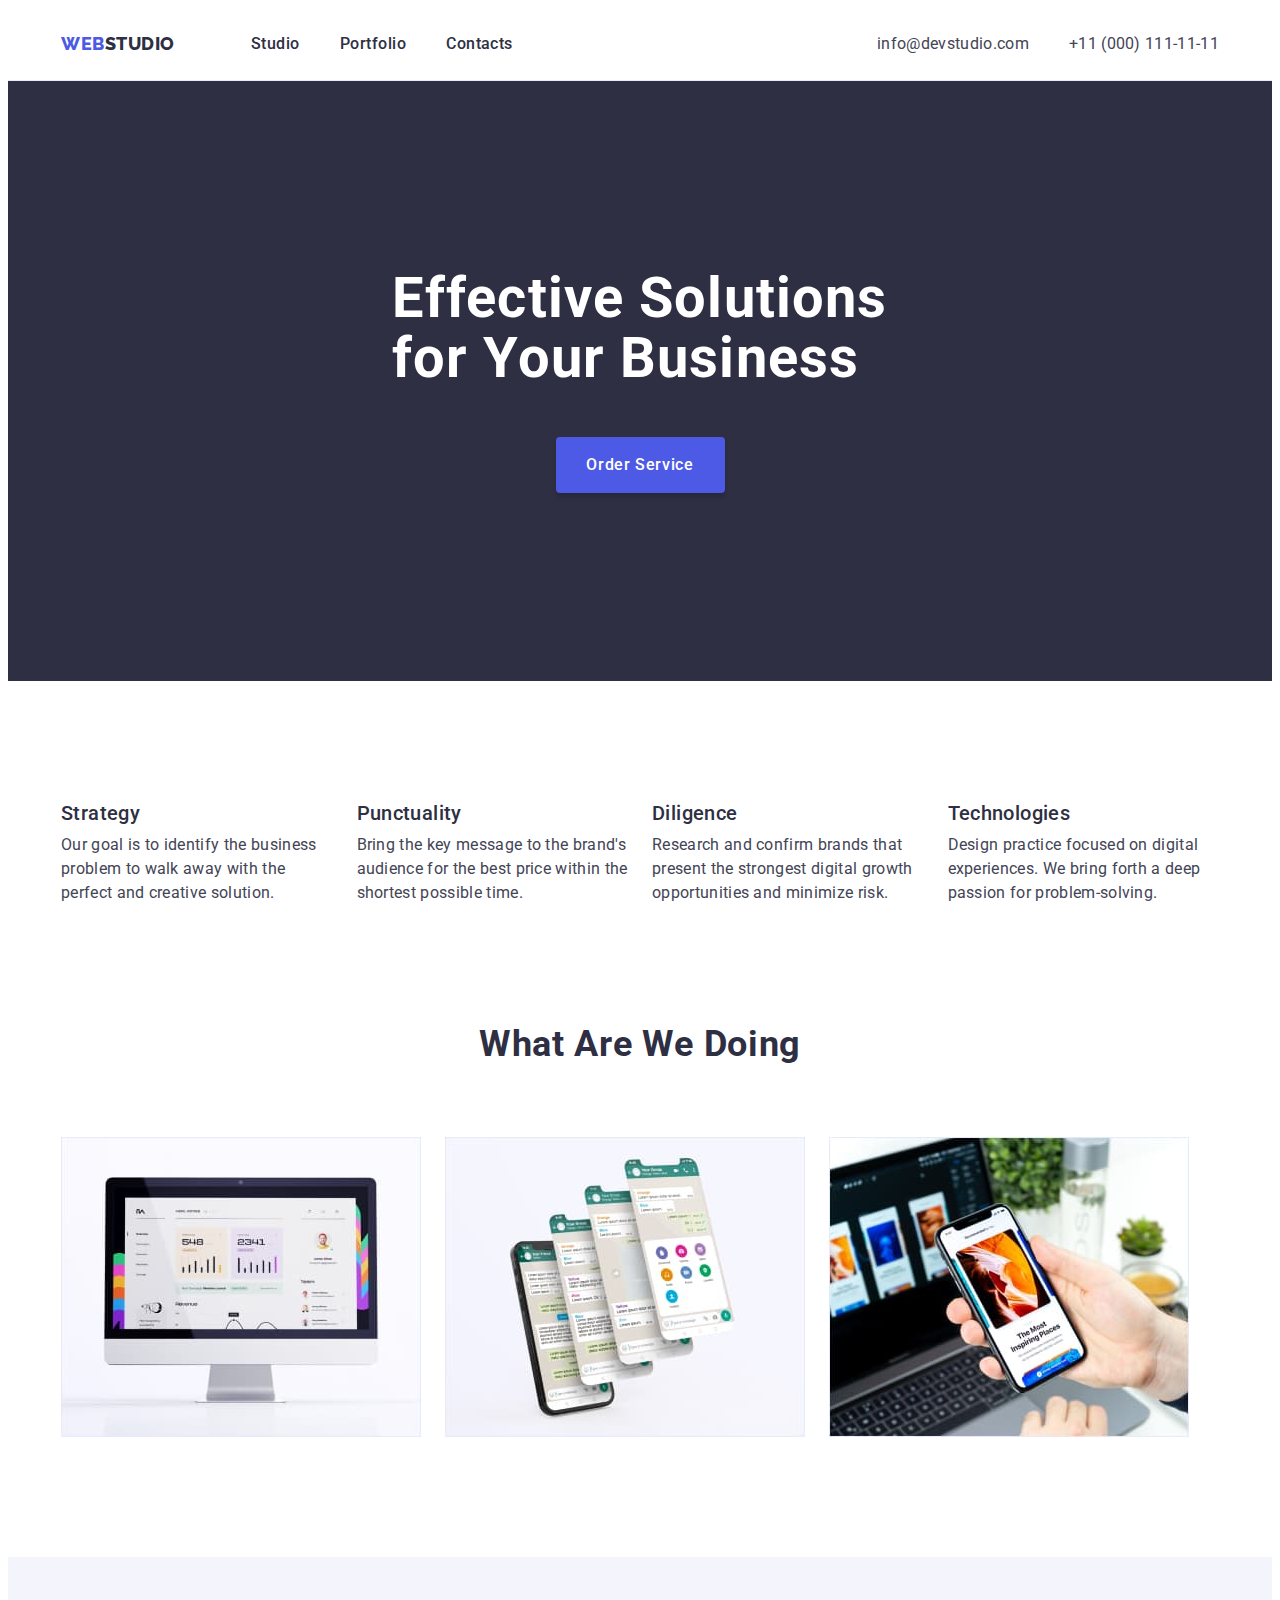
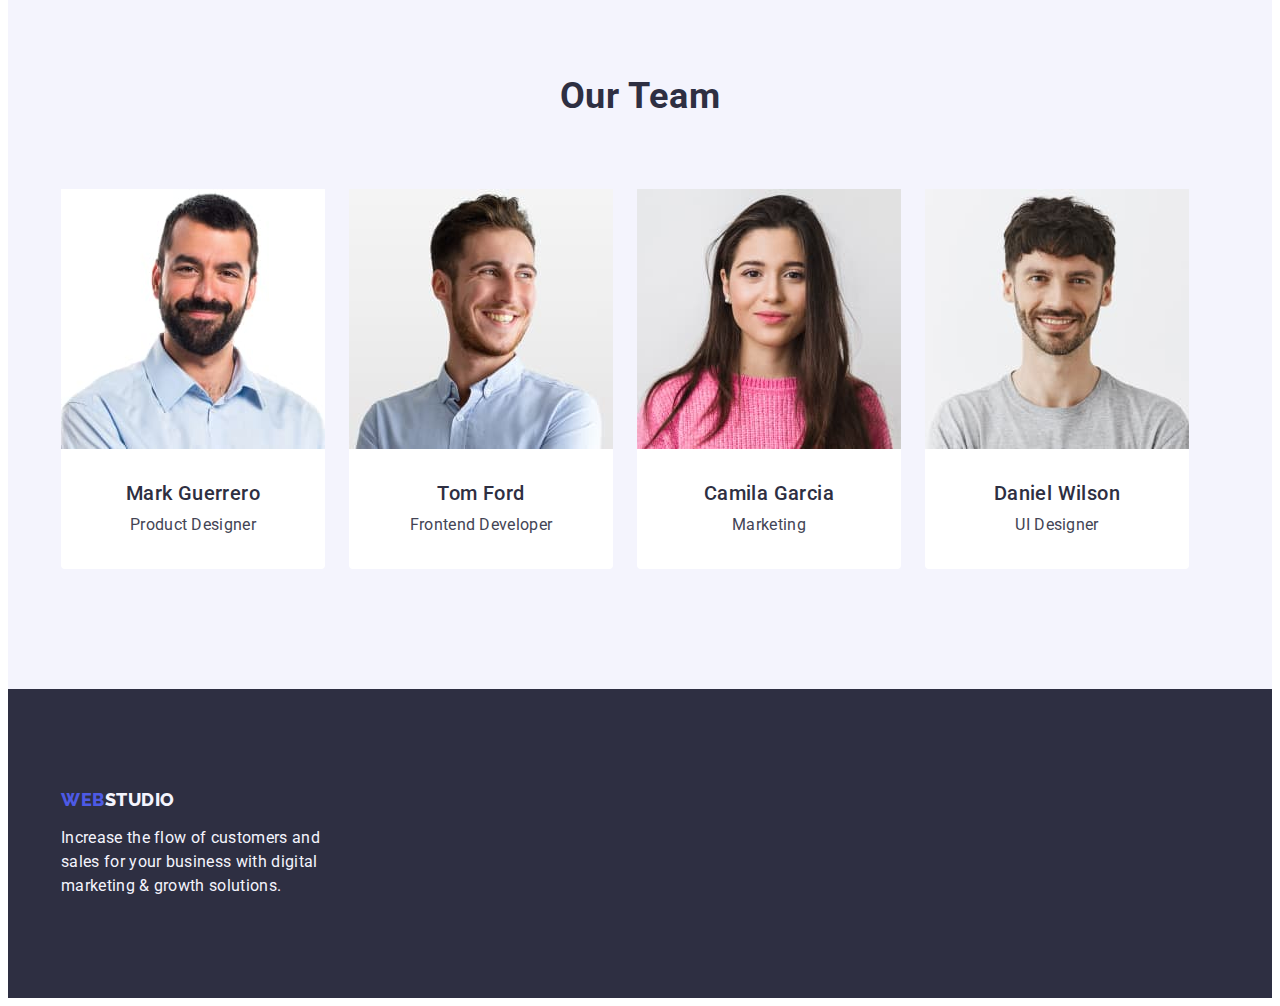
<file: index.html>
<!DOCTYPE html>
<html lang="en">
<head>
    <meta charset="UTF-8">
    <meta http-equiv="X-UA-Compatible" content="IE=edge">
    <meta name="viewport" content="width=device-width, initial-scale=1.0">
    <title>Document</title>
    <link rel="preconnect" href="https://fonts.googleapis.com">
    <link rel="preconnect" href="https://fonts.gstatic.com" crossorigin>
    <link href="https://fonts.googleapis.com/css2?family=Raleway:wght@800&family=Roboto:wght@400;500;700;900&display=swap"
        rel="stylesheet">
    <link rel="stylesheet" href="https://cdnjs.cloudflare.com/ajax/libs/modern-normalize/2.0.0/modern-normalize.min.css"
        integrity="sha512-4xo8blKMVCiXpTaLzQSLSw3KFOVPWhm/TRtuPVc4WG6kUgjH6J03IBuG7JZPkcWMxJ5huwaBpOpnwYElP/m6wg=="
        crossorigin="anonymous" referrerpolicy="no-referrer" />
    <link rel="stylesheet" href="./css/styles.css"/>
</head>
<body> 

<header class="header">
    
    <div class="header-container container">
      
    <nav class="header-nav">
        <a class="logo link" href="./index.html">Web<span class="logo-header">Studio</span></a>
        <ul class="header-list list">
        <li><a class="header-link link" href="./index.html">Studio</a></li>
        <li><a class="header-link link" href="./portfolio.html">Portfolio</a></li>
        <li><a class="header-link link" href="">Contacts</a></li>
        </ul>      
    </nav>
  
    <address class="address">
        <ul class="address-list list">
            <li><a class="link-contact link" href="mailto:info@devstudio.com">info@devstudio.com</a></li>
            <li><a class="link-contact link" href="tel:+110001111111">+11 (000) 111-11-11</a></li>
        </ul>
    </address>
    </div>
</header>
<main class="main">
    
    <section class="hero">
        <div class="container">
        <h1 class="hero-title">Effective Solutions
        for Your Business</h1>
        <button class="hero-button" type="button">Order Service</button>
        </div>
    </section>
    

    
    <section class="advantages">
        <div class="container">
        <h2 class="section-adv-title visually-hidden">Advantages</h2>
        <ul class="list-section-two list">
            <li class="advantages-list"><h3 class="header-title">Strategy</h3>
            <p class="text">Our goal is to identify the business
                problem to walk away with the perfect and creative solution.</p>
            </li>
            <li class="advantages-list"><h3 class="header-title">Punctuality</h3>
            <p class="text">Bring the key message to the brand's audience for the best price within the shortest possible time.</p></li>
            <li class="advantages-list"><h3 class="header-title">Diligence</h3>
            <p class="text">Research and confirm brands that present the strongest digital growth opportunities and minimize risk.</p></li>
            <li class="advantages-list"><h3 class="header-title">Technologies</h3>
            <p class="text">Design practice focused on digital experiences. We bring forth a deep passion for problem-solving.</p></li>
        </ul>  
        </div>
    </section>
    

    
    <section class="what-are-we-doing">
        <div class="container">
        <h2 class="section-title-index">What are we doing</h2>
        <ul class="list-section-three list">
            <li class="what-doing-list"><img src="./images/what-are-we-doing/img1.jpg" alt="desctop" width="360" height="300"></li>
            <li class="what-doing-list"><img src="./images/what-are-we-doing/img2.jpg" alt="phone-screens" width="360" height="300"></li>
            <li class="what-doing-list"><img src="./images/what-are-we-doing/img3.jpg" alt="phone" width="360" height="300"></li>
        </ul>
        </div>
    </section>
    

  
    <section class="section-our-team">
        <div class="container">
        <h2 class="section-title-index">Our Team</h2>
        <ul class="list-section-four list">
            <li class="list-our-team">
                <img src="./images/our-team/img-1.jpg" alt="Mark-Guerrero" width="264" height="260">
                <div class="name-job">
                <h3 class="our-team-title">Mark Guerrero</h3>
                <p class="our-team-text">Product Designer</p>
                </div>
            </li>
            <li class="list-our-team">
                <img src="./images/our-team/img-2.jpg" alt="Tom-Ford" width="264" height="260">
                <div class="name-job">
                <h3 class="our-team-title">Tom Ford</h3>
                <p class="our-team-text">Frontend Developer</p>
                </div>
            </li>
            <li class="list-our-team">
                <img src="./images/our-team/img-3.jpg" alt="Camila-Garcia" width="264" height="260">
                <div class="name-job">
                <h3 class="our-team-title">Camila Garcia</h3>
                <p class="our-team-text">Marketing</p>
                </div>
            </li>
            <li class="list-our-team">
                <img src="./images/our-team/img-4.jpg" alt="Daniel-Wilson" width="264" height="260">
                <div class="name-job">
                <h3 class="our-team-title">Daniel Wilson</h3>
                <p class="our-team-text">UI Designer</p>
                </div>
            </li>
        </ul>
        </div>
    </section>
    
</main>

<footer class="footer">
 <div class="container">
    <a class="logo-web-footer link" href="./index.html" >Web<span class="logo-footer">Studio</span></a>
    <p class="text-footer">Increase the flow of customers and sales for your business with digital marketing & growth solutions.</p>
 </div>
</footer>

</body>
</html>
</file>
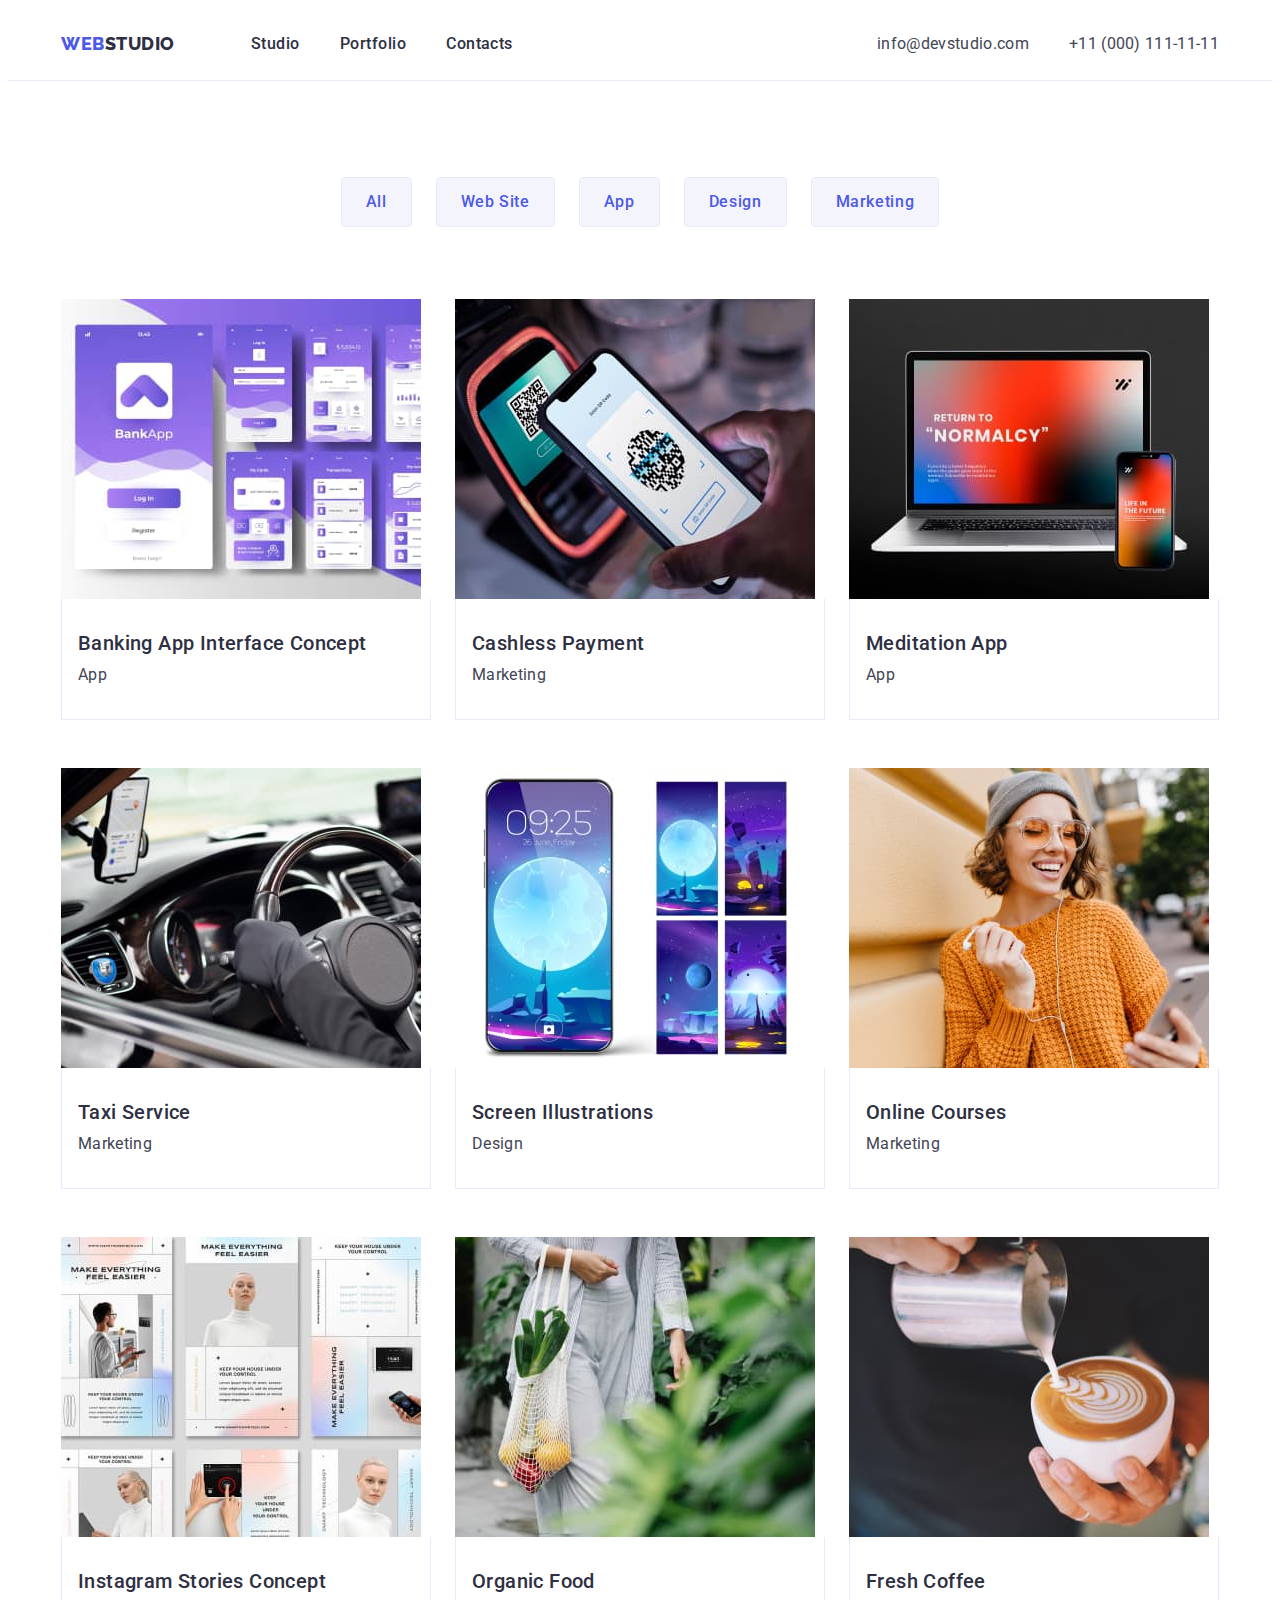
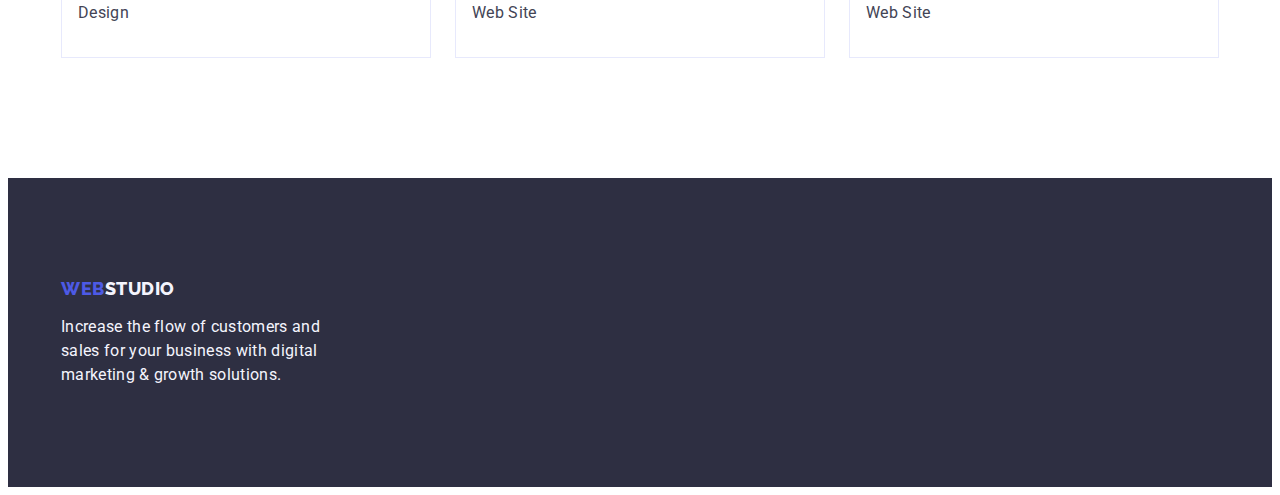
<file: portfolio.html>
<!DOCTYPE html>
<html lang="en">
<head>
    <meta charset="UTF-8">
    <meta name="viewport" content="width=device-width, initial-scale=1.0">
    <title>Document</title>
<link rel="preconnect" href="https://fonts.googleapis.com">
<link rel="preconnect" href="https://fonts.gstatic.com" crossorigin>
<link href="https://fonts.googleapis.com/css2?family=Raleway:wght@800&family=Roboto:wght@400;500;700;900&display=swap"
    rel="stylesheet">
<link rel="stylesheet" href="https://cdnjs.cloudflare.com/ajax/libs/modern-normalize/2.0.0/modern-normalize.min.css"
    integrity="sha512-4xo8blKMVCiXpTaLzQSLSw3KFOVPWhm/TRtuPVc4WG6kUgjH6J03IBuG7JZPkcWMxJ5huwaBpOpnwYElP/m6wg=="
    crossorigin="anonymous" referrerpolicy="no-referrer" />
<link rel="stylesheet" href="./css/styles.css"/>
</head>

<body>
<header class="header">

    <div class="header-container container">

        <nav class="header-nav">
            <a class="logo link" href="./index.html">Web<span class="logo-header">Studio</span></a>
            <ul class="header-list list">
                <li><a class="header-link link" href="./index.html">Studio</a></li>
                <li><a class="header-link link" href="./portfolio.html">Portfolio</a></li>
                <li><a class="header-link link" href="">Contacts</a></li>
            </ul>
        </nav>

        <address class="address">
            <ul class="address-list list">
                <li><a class="link-contact link" href="mailto:info@devstudio.com">info@devstudio.com</a></li>
                <li><a class="link-contact link" href="tel:+110001111111">+11 (000) 111-11-11</a></li>
            </ul>
        </address>
    </div>
</header>
    <main>
        <section class="portfolio-section">
            <div class="container">
            <h1 class="portfolio-hidden-title visually-hidden">Categories of portfolio</h1>
            <ul class="portfolio-list list">
                <li><button class="portfolio-button" type="button">All</button></li>
                <li><button class="portfolio-button" type="button">Web Site</button></li>
                <li><button class="portfolio-button" type="button">App</button></li>
                <li><button class="portfolio-button" type="button">Design</button></li>
                <li><button class="portfolio-button" type="button">Marketing</button></li>
            </ul>
         

            <ul class="card-list">
                <li class="product-item"> <a class="link" href="./images/portfolio/img-1.jpg"><img src="./images/portfolio/img-1.jpg" alt="banking-app" width="360" height="300">
                <div class="product-item-container">
                    <h2 class="header-title-portfolio">Banking App Interface Concept</h2>
                <p class="text">App</p>
                </div></a>
                </li>
                <li class="product-item"> <a class="link" href="./images/portfolio/img-2.jpg"><img src="./images/portfolio/img-2.jpg" alt="cashless-payment" width="360" height="300">
                <div class="product-item-container">
                    <h2 class="header-title-portfolio">Cashless Payment</h2>
                <p class="text">Marketing</p>
                </div></a>
                </li>
                <li class="product-item"> <a class="link" href="./images/portfolio/img-3.jpg"><img src="./images/portfolio/img-3.jpg" alt="notebook-and-phone" width="360" height="300">
                <div class="product-item-container">
                    <h2 class="header-title-portfolio">Meditation App</h2>
                <p class="text">App</p>
                </div></a>
                </li>
                <li class="product-item"><a class="link" href="./images/portfolio/img-4.jpg"><img src="./images/portfolio/img-4.jpg" alt="taxi-drives" width="360" height="300">
                <div class="product-item-container">
                    <h2 class="header-title-portfolio">Taxi Service</h2>
                <p class="text">Marketing</p>
                </div></a>
                </li>
                <li class="product-item"><a class="link" href="./images/portfolio/img-5.jpg"><img src="./images/portfolio/img-5.jpg" alt="screen-illustrations-on-phone" width="360" height="300">
                <div class="product-item-container">
                    <h2 class="header-title-portfolio">Screen Illustrations</h2>
                <p class="text">Design</p>
                </div></a>
                </li>
                <li class="product-item"><a class="link" href="./images/portfolio/img-6.jpg"><img src="./images/portfolio/img-6.jpg" alt="girl-in-headphones" width="360" height="300">
                <div class="product-item-container">
                    <h2 class="header-title-portfolio">Online Courses</h2>
            <p class="text">Marketing</p>
                </div></a>
            </li>
                <li class="product-item"><a class="link" href="./images/portfolio/img-7.jpg"><img src="./images/portfolio/img-7.jpg" alt="instagram-stories" width="360" height="300">
                <div class="product-item-container">
                    <h2 class="header-title-portfolio">Instagram Stories Concept</h2>
            <p class="text">Design</p>
                </div></a>
            </li>
                <li class="product-item"> <a class="link" href="./images/portfolio/img-8.jpg"><img src="./images/portfolio/img-8.jpg" alt="vegetables" width="360" height="300">
                <div class="product-item-container">
                    <h2 class="header-title-portfolio">Organic Food</h2>
            <p class="text">Web Site</p>
                </div></a>
            </li>
                <li class="product-item"> <a class="link" href="./images/portfolio/img-9.jpg"><img src="./images/portfolio/img-9.jpg" alt="coffe" width="360" height="300">
                <div class="product-item-container">
                    <h2 class="header-title-portfolio">Fresh Coffee</h2>
            <p class="text">Web Site</p>
                </div></a>
            </li>
            </ul>
        </div>
            </section>
    </main>
<footer class="footer">
    <div class="container">
        <a class="logo-web-footer link" href="./index.html">Web<span class="logo-footer">Studio</span></a>
        <p class="text-footer">Increase the flow of customers and sales for your business with digital marketing &
            growth solutions.</p>
    </div>
</footer>

</body>
</html>
</file>
<file: css/styles.css>
:root {
--brand-color: #4D5AE5;
--main-color: #2E2F42;
--text-color: #434455;
--hover-color: #404BBF;
--footer-color: #F4F4FD;
--inner-color: #FFFFFF;
--border-color: #E7E9FC;

}

 body {
   background-color: var(--inner-color);
   color: var(--text-color);
   font-family: "Roboto", sans-serif;
    font-size: 16px;
    line-height: 1.5;
    letter-spacing: 0.03em;
 }

 

img {
   display: block;
}

h1,
h2,
h3,
h4,
h5, 
h6,
p {
   margin-top: 0;
   margin-bottom: 0;
   padding: 0;
}

ul,
ol {
   list-style: none;
   margin-top: 0;
   margin-bottom: 0;
   padding-left: 0;
}

button {
   cursor: pointer;
   border: none;
   border-radius: 4px;
}

.container {
   width: 1158px;
   margin: 0 auto;
   padding: 0 15px;
}

.header-container {
   display: flex;
   align-items: center;
}

.header-nav {
   display: flex;
   align-items: center;
}

.header-list {
   display: flex;
   gap: 40px;
   padding: 24px 0 24px 0;
}
 
.header {
border-bottom: 1px solid #e7e9fc;
}

.logo-header {
color: var(--main-color);
}

.logo {
   font-family: "Raleway", sans-serif;
   font-weight: 800;
   font-size: 18px;
   color: var(--brand-color);
   text-decoration: none;
   text-transform: uppercase;
   line-height: 1.17;
   letter-spacing: 0.03em;
   margin-right: 76px;
   display: inline-block;
}

.menu {
   display: flex;
   gap: 40px;
   
}

.link {
   text-decoration: none;
}

/*
 .list {

padding: 24px 0 24px 0;
 }
 */

.header-link {
   font-weight: 500;
   color: var(--main-color);
   text-decoration: none;
   line-height: 1.5;
   padding: 24px 0;
    
}

.header-link:hover,
.header-link:focus {
    color: var(--hover-color);
}

.address {
font-style: normal;
letter-spacing: 0.02em;
margin-left: auto;

}

 .link-contact {
    color: var(--text-color);
    font-family: 'Roboto', sans-serif;
    font-weight: 400;
    font-size: 16px;
    line-height: 1.5;
   text-decoration: none;
 }

.link-contact:hover,
.link-contact:focus {
    color: var(--hover-color);
}

.address-list {
      display: flex;
      gap: 40px;
}

.hero {
    background-color: var(--main-color);
    padding: 188px 0;

 }

 .hero-title {
    color: var(--inner-color);
    font-family: "Roboto", sans-serif;
    font-weight: 700;
    font-size: 56px;
    line-height: 1.07;
   letter-spacing: 0.02em;
   max-width: 496px;
   margin: 0 auto;
   margin-bottom: 48px;
  
 }

 .hero-button {
    background-color: var(--brand-color);
    color: var(--inner-color);
    font-family: 'Roboto', sans-serif;
    font-weight: 500;
    font-size: 16px;
    line-height: 1.5;
    cursor: pointer;
   letter-spacing: 0.04em;
   display: block;
   min-width: 169px;
   height: 56px;   
   max-width: 169px;
   margin: 0 auto;
   box-shadow: 0px 4px 4px rgba(0, 0, 0, 0.15);
 }


.hero-button:hover,
.hero-button:focus {
    background-color: var(--hover-color);
}

.advantages {
   padding: 120px 0;
}

.advantages-list {
   width: calc((100% - 72px) / 4);
}

 .header-title {
   font-family: 'Roboto',
      sans-serif;
   font-weight: 500;
   font-size: 20px;
   color: var(--main-color);
   letter-spacing: 0.02em;
   line-height: 1.2;
   margin-bottom: 8px;
   margin-bottom: 8px;
 }

 .header-title-portfolio {
   font-family: 'Roboto',
         sans-serif;
      font-weight: 500;
      font-size: 20px;
      color: var(--main-color);
      letter-spacing: 0.02em;
      line-height: 1.2;
      margin-bottom: 8px;
 }

.text {
   letter-spacing: 0.02em;
   color: var(--text-color);
   line-height: 1.5;
   gap: 24px;
}

.our-team-text {
   letter-spacing: 0.02em;
      color: var(--text-color);
      line-height: 1.5;
      gap: 24px;
      text-align: center;
}

.section-title-index {
   color: var(--main-color);
   font-family: 'Roboto',
      sans-serif;
   font-weight: 700;
   font-size: 36px;
   line-height: 1.11;
   text-align: center;
   letter-spacing: 0.02em;
   text-transform: capitalize;
   margin-bottom: 72px;

}

.section-title {
   font-weight: 500;
   font-size: 20px;
   line-height: 1.2;
   letter-spacing: 0.02em;
   text-transform: capitalize;
   color: var(--main-color);
}

.what-are-we-doing {
   padding-bottom: 120px;
}

.list-section-two {
   display: flex;
   gap: 24px;
}

.list-section-three {
   display: flex;
   gap: 24px;
}

.list-section-four {
   display: flex;
gap: 24px;
}

.visually-hidden {
   position: absolute;
   width: 1px;
   height: 1px;
   margin: -1px;
   border: 0;
   padding: 0;

   white-space: nowrap;
   clip-path: inset(100%);
   clip: rect(0 0 0 0);
   overflow: hidden;
}

.what-doing-list{
width: 360px;
}


.section-our-team {
   background-color: var(--footer-color);
   padding: 120px 0;
}

.list-our-team {
   background-color: var(--inner-color);
   border-radius: 0px 0px 4px 4px;
   width: 264px;
}

.our-team-title{
font-family: 'Roboto',
      sans-serif;
   font-weight: 500;
   font-size: 20px;
   color: var(--main-color);
   letter-spacing: 0.02em;
   line-height: 1.2;
   margin-bottom: 8px;
   margin-bottom: 8px;
   text-align: center;
}


.name-job {
   padding: 32px 16px;
}

 .button {
    background-color: var(--footer-color);
    color: var(--brand-color);
    font-family: "Roboto",
      sans-serif;
    font-weight: 500;
    font-size: 16px;
    line-height: 1.5;
   letter-spacing: 0.04em;
    cursor: pointer;
 }

 .button:hover,
 .button:focus {
    background-color: var(--hover-color);
    color: var(--inner-color);
 }

.portfolio-section {
   padding-top: 96px;
   padding-bottom: 120px;
}

.portfolio-list {
   display: flex;
   justify-content: center;
   gap: 24px;
   margin-bottom: 72px;
}

.portfolio-button {
   background-color: var(--footer-color);
      color: var(--brand-color);
      font-family: "Roboto",
         sans-serif;
      font-weight: 500;
      font-size: 16px;
      line-height: 1.5;
      letter-spacing: 0.04em;
      cursor: pointer;
   padding: 12px 24px;
   border: 1px solid var(--border-color);
   border-radius: 4px;

}

.portfolio-button:hover,
.portfolio-button:focus {
   background-color: var(--hover-color);
   color: var(--inner-color);
   border: 1px solid transparent;
}

.card-list {
   display: flex;
   flex-wrap: wrap;
   column-gap: 24px;
   row-gap: 48px;
}

.product-item {
   width: calc((100% - 48px) / 3);
}

.product-item-container {
padding: 32px 16px;   
border: 1px solid var(--border-color);
border-top: none;
}

 .footer {
    background-color: var(--main-color);
   padding: 100px 0;
   
 }

 .logo-web-footer {
   font-family: "Raleway", sans-serif;
      font-weight: 800;
      font-size: 18px;
      color: var(--brand-color);
      text-decoration: none;
      text-transform: uppercase;
      line-height: 1.17;
      letter-spacing: 0.03em;
      margin-bottom: 16px;
      align-items: center;
      display: inline-block;
 }

 .logo-footer {
    color: var(--footer-color);      
 }

 .text-footer {
   color: var(--footer-color);
   line-height: 1.5;
   letter-spacing: 0.02em;
   max-width: 264px;
 }
</file>
